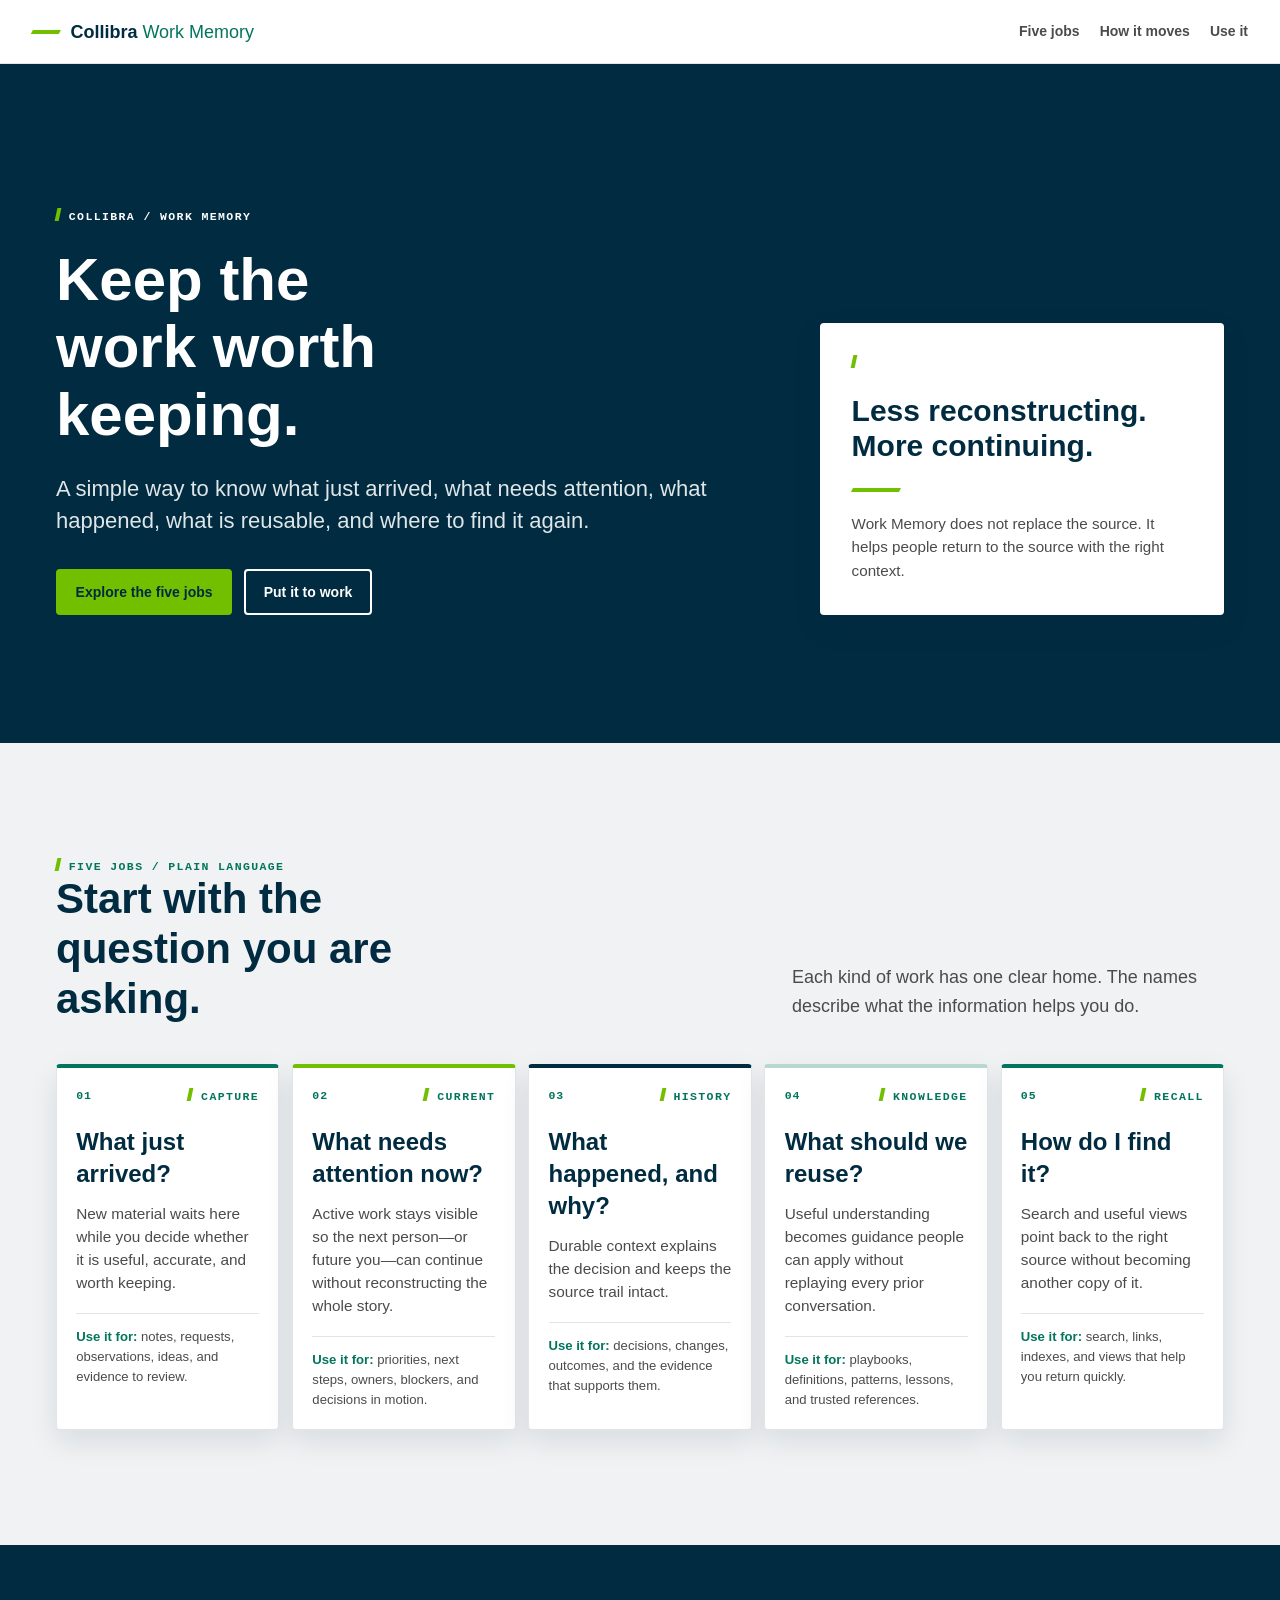
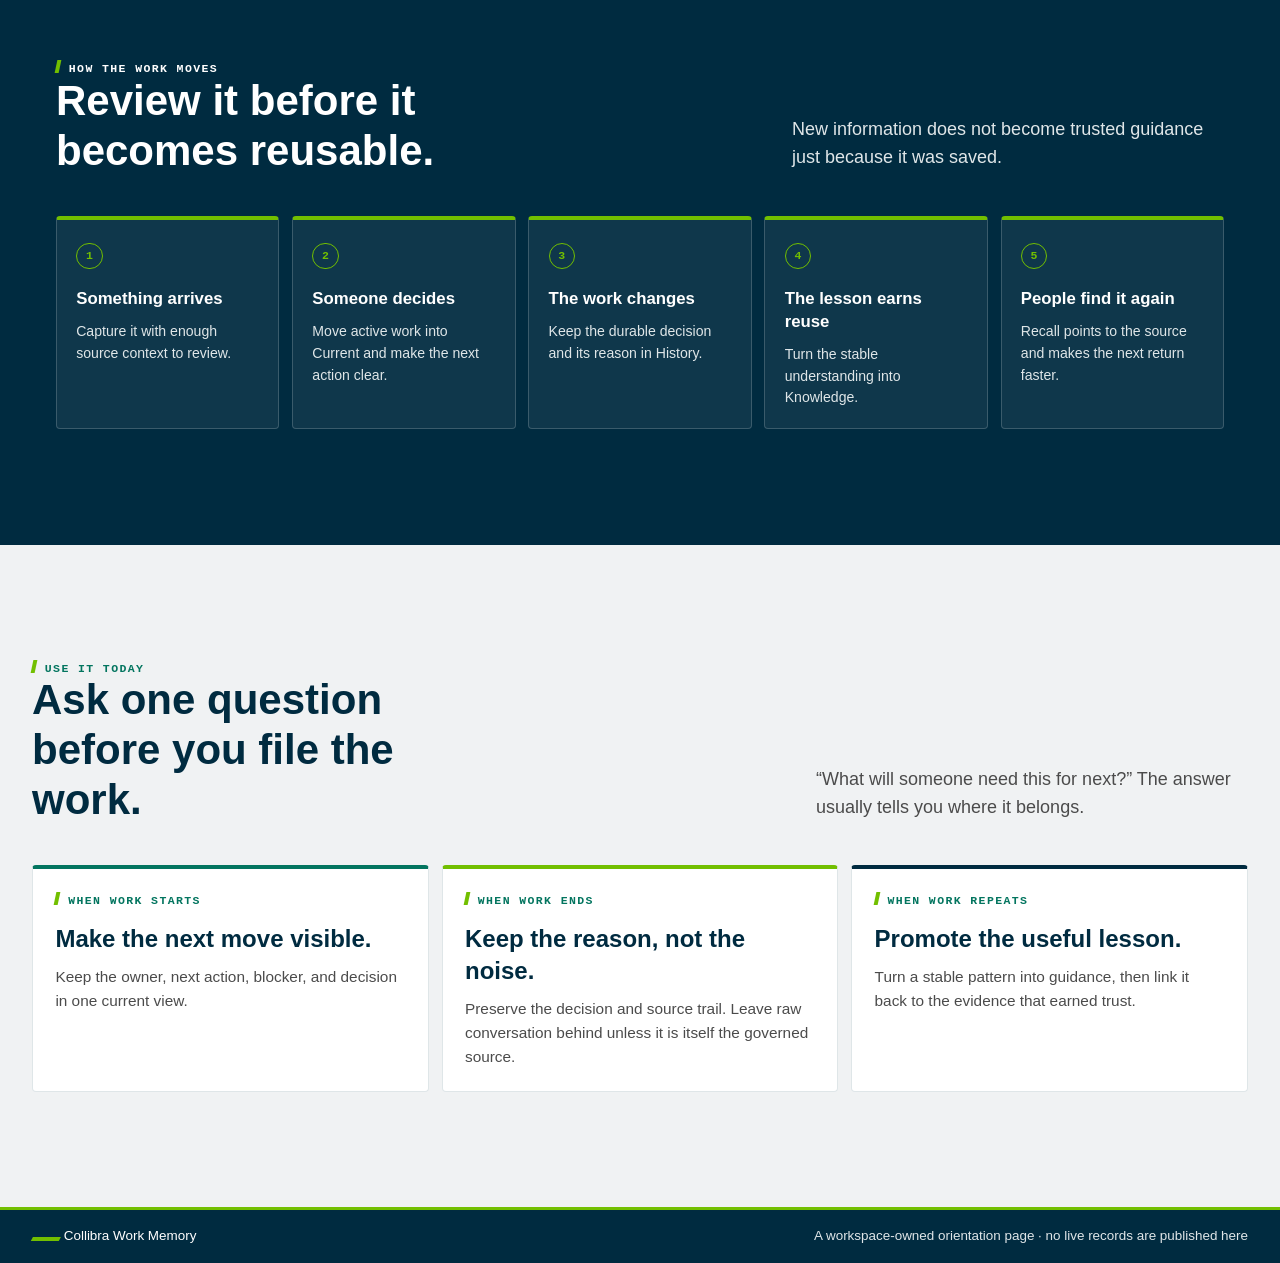
<file: index.html>
<!doctype html>
<html lang="en">
  <head>
    <meta charset="utf-8">
    <meta name="viewport" content="width=device-width, initial-scale=1">
    <meta http-equiv="refresh" content="0; url=/collibra-workspace/">
    <link rel="canonical" href="https://chadronbryant-collibra.github.io/collibra-workspace/">
    <title>Collibra Workspace</title>
  </head>
  <body>
    <p><a href="/collibra-workspace/">Open Work Memory</a></p>
  </body>
</html>
</file>
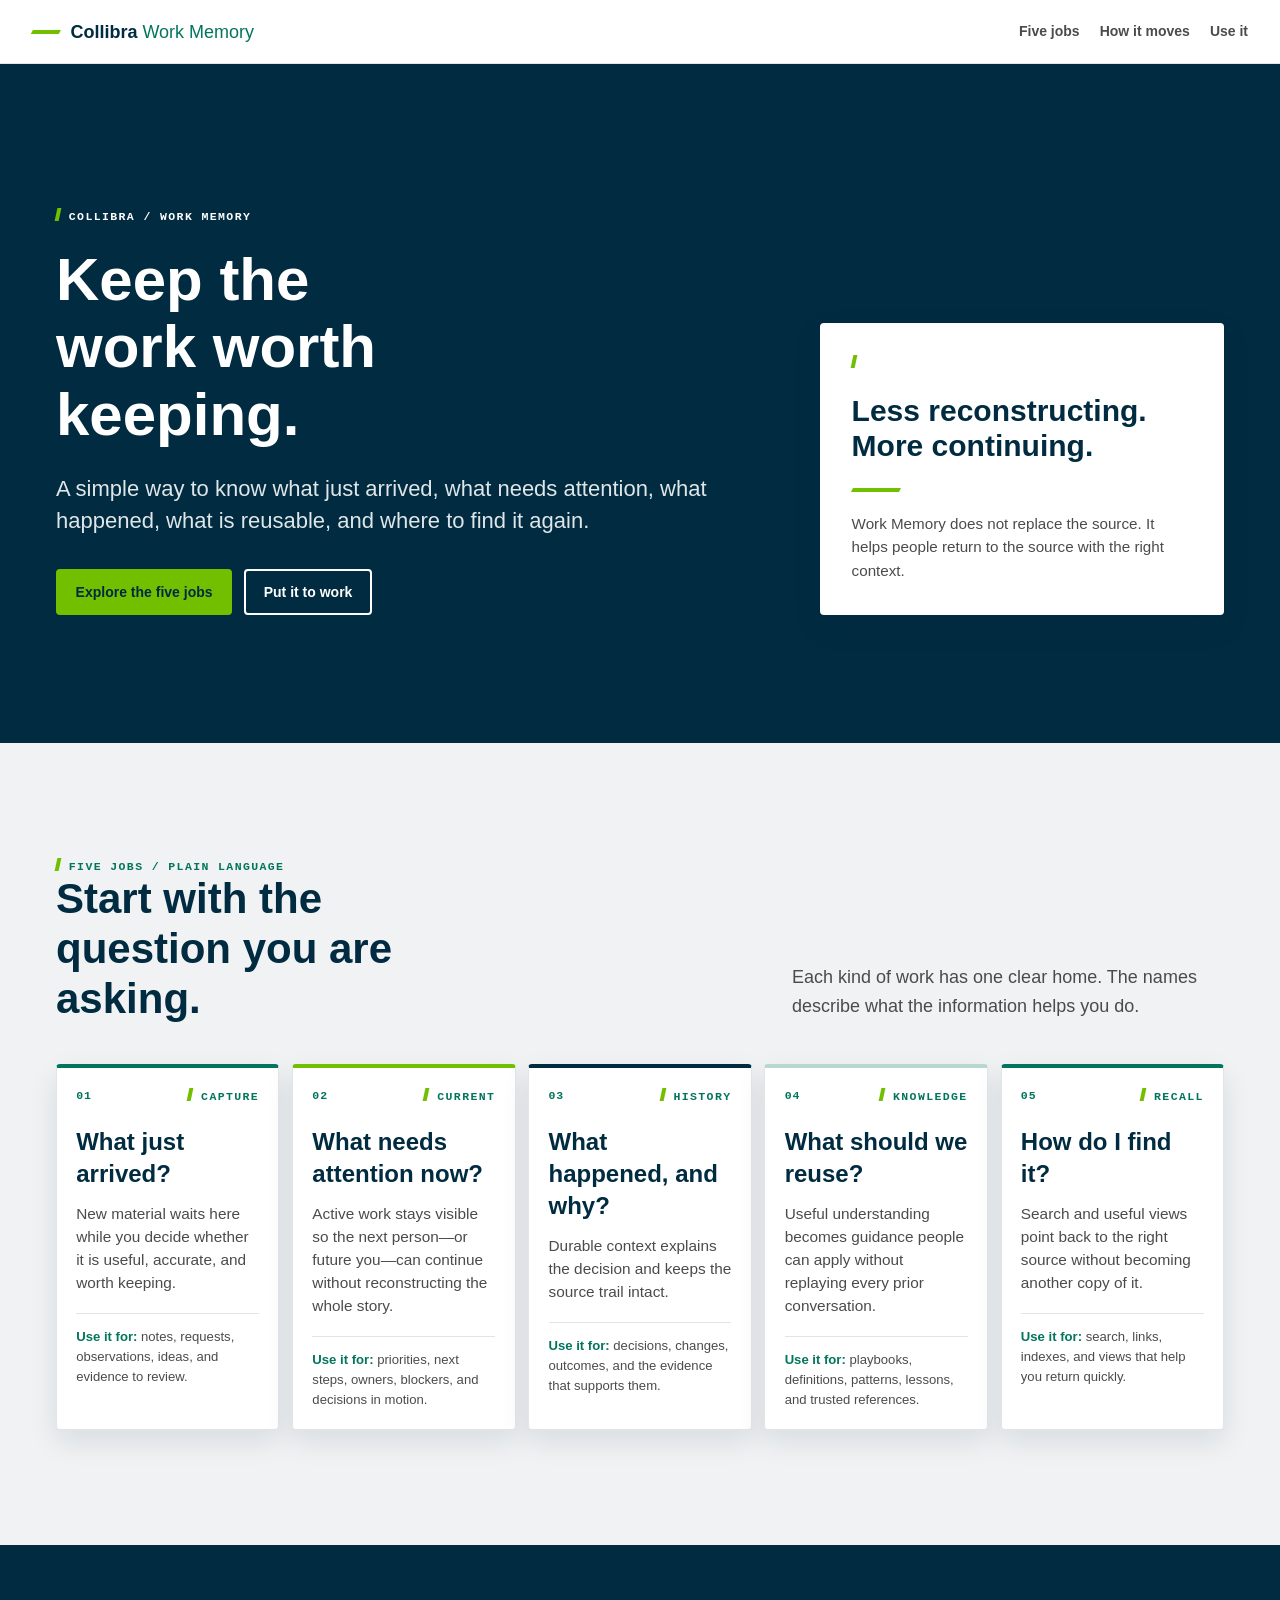
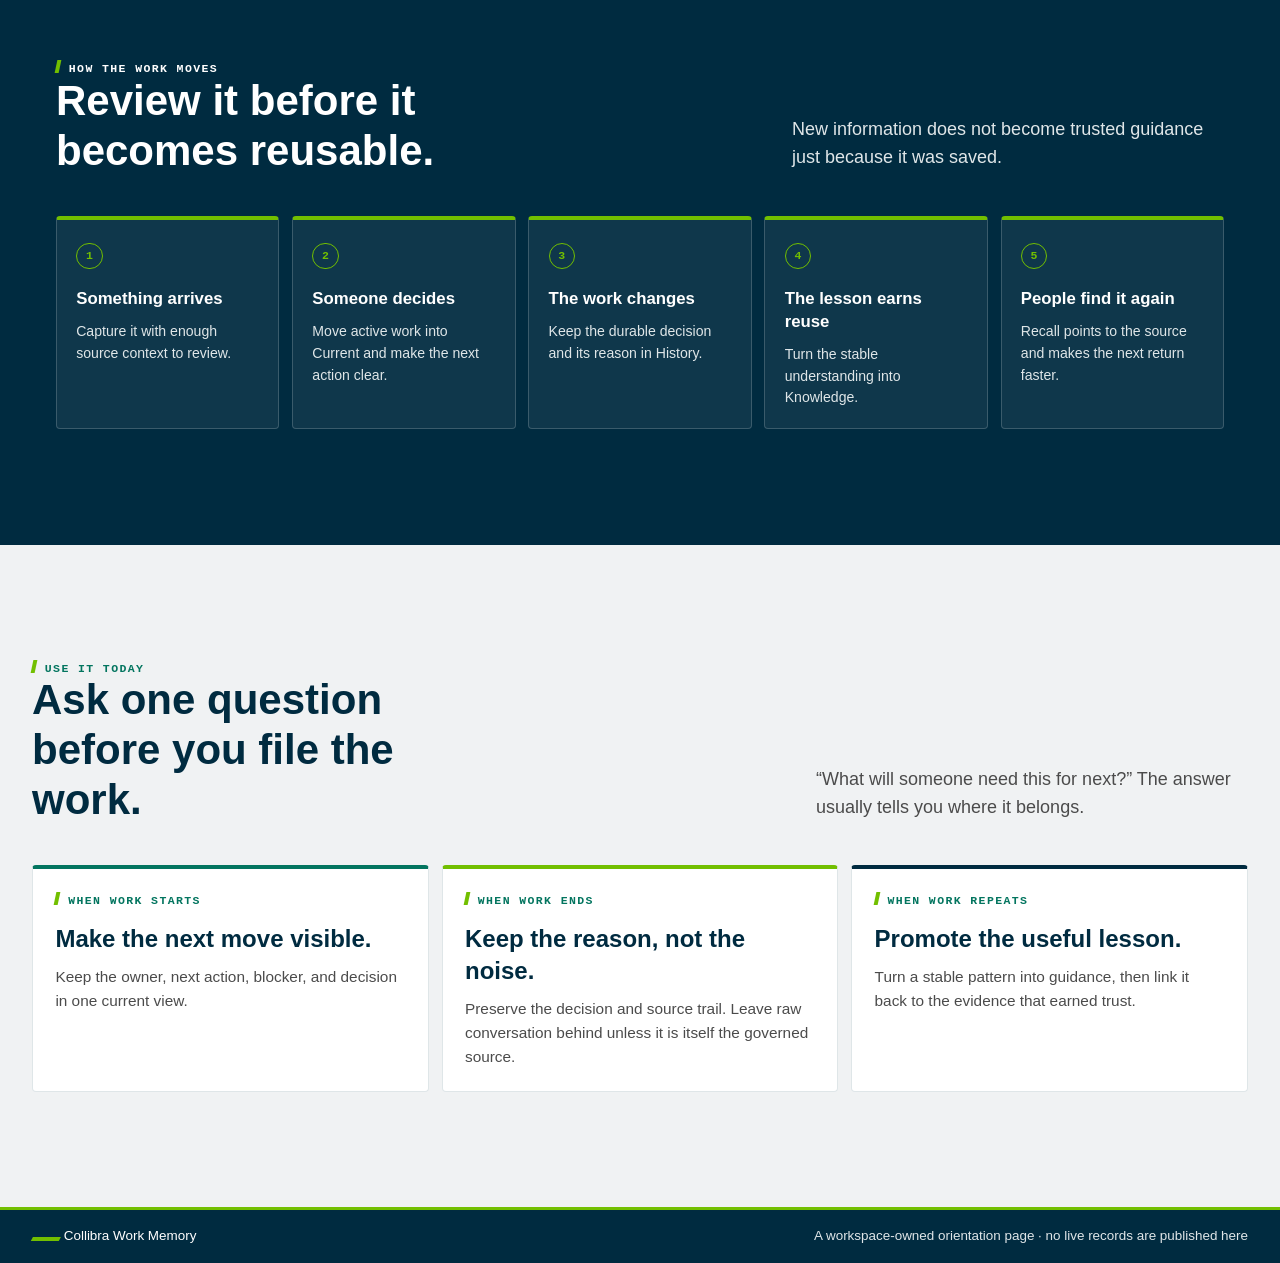
<file: collibra-workspace/index.html>
<!doctype html>
<html lang="en">
  <head>
    <meta charset="utf-8" />
    <meta name="viewport" content="width=device-width, initial-scale=1" />
    <meta name="description" content="A plain-language guide to keeping work easy to resume, trust, reuse, and find." />
    <meta name="theme-color" content="#002B40" />
    <title>Work Memory</title>
    <link rel="stylesheet" href="base.css?v=20260831-collibra-design" />
    <link rel="stylesheet" href="work-memory.css?v=20260831-collibra-design" />
  </head>
  <body>
    <a class="skip-link" href="#main">Skip to content</a>
    <header class="site-header">
      <div class="site-header__inner">
        <a class="wordmark" href="#overview" aria-label="Work Memory home">
          <span class="wordmark__tick" aria-hidden="true"></span>
          <span>Collibra<span class="wordmark__suffix"> Work Memory</span></span>
        </a>
        <nav class="site-nav" aria-label="Work Memory sections">
          <a href="#jobs">Five jobs</a>
          <a href="#flow">How it moves</a>
          <a href="#use-it">Use it</a>
        </nav>
      </div>
    </header>

    <main id="main">
      <section class="hero section section--dark" id="overview" aria-labelledby="hero-title">
        <div class="hero__eyebrow eyebrow">COLLIBRA / WORK MEMORY</div>
        <div class="hero__grid">
          <div>
            <h1 id="hero-title">Keep the work worth keeping.</h1>
            <p class="hero__lede">A simple way to know what just arrived, what needs attention, what happened, what is reusable, and where to find it again.</p>
            <div class="hero__actions">
              <a class="button button--primary" href="#jobs">Explore the five jobs</a>
              <a class="button button--secondary" href="#use-it">Put it to work</a>
            </div>
          </div>
          <aside class="hero-card" aria-label="What this page is for">
            <div class="hero-card__label eyebrow">THE PROMISE</div>
            <p class="hero-card__statement">Less reconstructing. More continuing.</p>
            <div class="hero-card__rule" aria-hidden="true"></div>
            <p class="hero-card__note">Work Memory does not replace the source. It helps people return to the source with the right context.</p>
          </aside>
        </div>
      </section>

      <section class="section section--pale memory-section" id="jobs" aria-labelledby="jobs-title">
        <div class="section-heading">
          <div>
            <div class="eyebrow">FIVE JOBS / PLAIN LANGUAGE</div>
            <h2 id="jobs-title">Start with the question you are asking.</h2>
          </div>
          <p class="section-heading__description">Each kind of work has one clear home. The names describe what the information helps you do.</p>
        </div>
        <div class="memory-jobs" aria-label="Five Work Memory jobs">
          <article class="memory-job memory-job--capture">
            <div class="memory-job__top"><span class="memory-job__number" aria-hidden="true">01</span><div class="eyebrow">CAPTURE</div></div>
            <h3>What just arrived?</h3>
            <p>New material waits here while you decide whether it is useful, accurate, and worth keeping.</p>
            <p class="memory-job__rule"><strong>Use it for:</strong> notes, requests, observations, ideas, and evidence to review.</p>
          </article>
          <article class="memory-job memory-job--current">
            <div class="memory-job__top"><span class="memory-job__number" aria-hidden="true">02</span><div class="eyebrow">CURRENT</div></div>
            <h3>What needs attention now?</h3>
            <p>Active work stays visible so the next person—or future you—can continue without reconstructing the whole story.</p>
            <p class="memory-job__rule"><strong>Use it for:</strong> priorities, next steps, owners, blockers, and decisions in motion.</p>
          </article>
          <article class="memory-job memory-job--history">
            <div class="memory-job__top"><span class="memory-job__number" aria-hidden="true">03</span><div class="eyebrow">HISTORY</div></div>
            <h3>What happened, and why?</h3>
            <p>Durable context explains the decision and keeps the source trail intact.</p>
            <p class="memory-job__rule"><strong>Use it for:</strong> decisions, changes, outcomes, and the evidence that supports them.</p>
          </article>
          <article class="memory-job memory-job--knowledge">
            <div class="memory-job__top"><span class="memory-job__number" aria-hidden="true">04</span><div class="eyebrow">KNOWLEDGE</div></div>
            <h3>What should we reuse?</h3>
            <p>Useful understanding becomes guidance people can apply without replaying every prior conversation.</p>
            <p class="memory-job__rule"><strong>Use it for:</strong> playbooks, definitions, patterns, lessons, and trusted references.</p>
          </article>
          <article class="memory-job memory-job--recall">
            <div class="memory-job__top"><span class="memory-job__number" aria-hidden="true">05</span><div class="eyebrow">RECALL</div></div>
            <h3>How do I find it?</h3>
            <p>Search and useful views point back to the right source without becoming another copy of it.</p>
            <p class="memory-job__rule"><strong>Use it for:</strong> search, links, indexes, and views that help you return quickly.</p>
          </article>
        </div>
      </section>

      <section class="section section--dark work-flow" id="flow" aria-labelledby="flow-title">
        <div class="section-heading section-heading--dark">
          <div>
            <div class="eyebrow eyebrow--lime">HOW THE WORK MOVES</div>
            <h2 id="flow-title">Review it before it becomes reusable.</h2>
          </div>
          <p class="section-heading__description">New information does not become trusted guidance just because it was saved.</p>
        </div>
        <ol class="work-flow__steps">
          <li><span>1</span><strong>Something arrives</strong><p>Capture it with enough source context to review.</p></li>
          <li><span>2</span><strong>Someone decides</strong><p>Move active work into Current and make the next action clear.</p></li>
          <li><span>3</span><strong>The work changes</strong><p>Keep the durable decision and its reason in History.</p></li>
          <li><span>4</span><strong>The lesson earns reuse</strong><p>Turn the stable understanding into Knowledge.</p></li>
          <li><span>5</span><strong>People find it again</strong><p>Recall points to the source and makes the next return faster.</p></li>
        </ol>
      </section>

      <section class="section" id="use-it" aria-labelledby="use-title">
        <div class="section-heading">
          <div>
            <div class="eyebrow">USE IT TODAY</div>
            <h2 id="use-title">Ask one question before you file the work.</h2>
          </div>
          <p class="section-heading__description">“What will someone need this for next?” The answer usually tells you where it belongs.</p>
        </div>
        <div class="use-grid">
          <article><div class="eyebrow">WHEN WORK STARTS</div><h3>Make the next move visible.</h3><p>Keep the owner, next action, blocker, and decision in one current view.</p></article>
          <article><div class="eyebrow">WHEN WORK ENDS</div><h3>Keep the reason, not the noise.</h3><p>Preserve the decision and source trail. Leave raw conversation behind unless it is itself the governed source.</p></article>
          <article><div class="eyebrow">WHEN WORK REPEATS</div><h3>Promote the useful lesson.</h3><p>Turn a stable pattern into guidance, then link it back to the evidence that earned trust.</p></article>
        </div>
      </section>
    </main>

    <footer class="site-footer"><div class="site-footer__inner"><p><span class="wordmark__tick" aria-hidden="true"></span> Collibra Work Memory</p><p class="site-footer__meta">A workspace-owned orientation page · no live records are published here</p></div></footer>
  </body>
</html>
</file>
<file: collibra-workspace/base.css>
/*
 * Compiled Collibra Design foundation for this standalone public artifact.
 * Source receipt: collibra-design f48bc31f, tokens 1.1.0.
 * Layout spacing is consumer-owned because brand.space.scale remains open.
 */
:root {
  color-scheme: light;
  --token-brand-color-primary-navy: #002B40;
  --token-brand-color-primary-lime: #72BF00;
  --token-brand-color-accent-forest: #03755F;
  --token-brand-color-accent-light-forest: #B6D8D1;
  --token-brand-color-neutral-charcoal: #4B4B4B;
  --token-brand-color-neutral-cloud: #DFE6E8;
  --token-brand-color-neutral-light-cloud: #F0F2F3;
  --token-brand-color-neutral-white: #FFFFFF;
  --token-brand-radius-scale: 4px;

  --page-bg: var(--token-brand-color-neutral-light-cloud);
  --surface: var(--token-brand-color-neutral-white);
  --surface-muted: var(--token-brand-color-neutral-light-cloud);
  --surface-strong: var(--token-brand-color-primary-navy);
  --ink: var(--token-brand-color-neutral-charcoal);
  --ink-strong: var(--token-brand-color-primary-navy);
  --on-strong: var(--token-brand-color-neutral-white);
  --on-strong-muted: var(--token-brand-color-neutral-cloud);
  --accent: var(--token-brand-color-primary-lime);
  --support: var(--token-brand-color-accent-forest);
  --support-soft: var(--token-brand-color-accent-light-forest);
  --hairline: var(--token-brand-color-neutral-cloud);
  --radius: var(--token-brand-radius-scale);
  --focus-light: var(--token-brand-color-primary-navy);
  --focus-dark: var(--token-brand-color-primary-lime);
  --font-display: "Neue Haas Grotesk Display", "Neue Haas Roman", "Helvetica Neue", Arial, sans-serif;
  --font-mono: "Roboto Mono", "SFMono-Regular", Consolas, monospace;
  --shadow-soft: 0 0.7rem 1.8rem rgb(0 43 64 / 10%);
}

* {
  box-sizing: border-box;
}

html {
  scroll-behavior: smooth;
  scroll-padding-top: 6rem;
}

body {
  margin: 0;
  min-width: min(20rem, 100%);
  background: var(--page-bg);
  color: var(--ink);
  font-family: var(--font-display);
  font-size: 1.125rem;
  line-height: 1.56;
  text-rendering: optimizeLegibility;
}

a {
  color: inherit;
}

a:focus-visible,
button:focus-visible,
summary:focus-visible {
  outline: 0.18rem solid var(--focus-light);
  outline-offset: 0.18rem;
}

.section--dark a:focus-visible,
.site-footer a:focus-visible {
  outline-color: var(--focus-dark);
}

.skip-link {
  position: fixed;
  z-index: 20;
  top: 0.75rem;
  left: 0.75rem;
  padding: 0.6rem 0.9rem;
  border-radius: var(--radius);
  background: var(--accent);
  color: var(--surface-strong);
  font-weight: 700;
  transform: translateY(-180%);
}

.skip-link:focus {
  transform: translateY(0);
}

.site-header {
  position: sticky;
  z-index: 10;
  top: 0;
  border-bottom: 1px solid var(--hairline);
  background: rgb(255 255 255 / 96%);
  backdrop-filter: blur(0.8rem);
}

.site-header__inner,
.site-footer__inner {
  display: flex;
  align-items: center;
  justify-content: space-between;
  gap: 1.5rem;
  width: min(100% - 3rem, 76rem);
  margin: 0 auto;
  padding: 1rem 0;
}

.wordmark {
  display: inline-flex;
  align-items: center;
  gap: 0.65rem;
  color: var(--ink-strong);
  font-weight: 700;
  text-decoration: none;
  white-space: nowrap;
}

.wordmark__suffix {
  color: var(--support);
  font-weight: 400;
}

.wordmark__tick {
  display: inline-block;
  flex: 0 0 auto;
  width: 1.75rem;
  height: 0.22rem;
  background: var(--accent);
  transform: skewX(-28deg);
}

.site-nav {
  display: flex;
  min-width: 0;
  gap: 1.25rem;
  overflow-x: auto;
  color: var(--ink);
  font-size: 0.875rem;
  font-weight: 700;
  white-space: nowrap;
}

.site-nav a {
  padding: 0.3rem 0;
  text-decoration: underline;
  text-decoration-color: transparent;
  text-decoration-thickness: 0.14rem;
  text-underline-offset: 0.35rem;
}

.site-nav a:hover {
  color: var(--support);
  text-decoration-color: var(--accent);
}

.section {
  width: min(100% - 3rem, 76rem);
  margin: 0 auto;
  padding: clamp(4rem, 9vw, 7.5rem) 0;
  scroll-margin-top: 5rem;
}

.section--dark,
.section--pale {
  width: 100%;
  max-width: none;
  padding-right: max(1.5rem, calc((100% - 73rem) / 2));
  padding-left: max(1.5rem, calc((100% - 73rem) / 2));
}

.section--dark {
  background: var(--surface-strong);
  color: var(--on-strong);
}

.section--pale {
  background: var(--surface-muted);
}

.hero {
  padding-top: clamp(5.5rem, 12vw, 9rem);
  padding-bottom: clamp(5rem, 11vw, 8rem);
}

.hero__eyebrow,
.eyebrow {
  color: var(--support);
  font-family: var(--font-mono);
  font-size: 0.72rem;
  font-weight: 700;
  letter-spacing: 0.12em;
  line-height: 1.2;
  text-transform: uppercase;
}

.eyebrow::before,
.hero__eyebrow::before {
  display: inline-block;
  width: 0.25rem;
  height: 0.82rem;
  margin-right: 0.55rem;
  background: var(--accent);
  content: "";
  transform: skewX(-12deg);
  vertical-align: -0.08rem;
}

.section--dark .eyebrow,
.eyebrow--lime,
.hero__eyebrow {
  color: var(--on-strong);
}

.hero__grid {
  display: grid;
  grid-template-columns: minmax(0, 1.25fr) minmax(17rem, 0.75fr);
  align-items: end;
  gap: clamp(2rem, 7vw, 7rem);
  margin-top: 1.35rem;
}

h1,
h2,
h3,
p {
  margin-top: 0;
}

h1,
h2,
h3 {
  color: var(--ink-strong);
  font-weight: 700;
}

h1 {
  max-width: 12ch;
  margin-bottom: 1.5rem;
  font-size: clamp(3.25rem, 7vw, 3.75rem);
  line-height: 1.13;
}

h2 {
  max-width: 18ch;
  margin-bottom: 0;
  font-size: clamp(2.25rem, 4.5vw, 2.625rem);
  line-height: 1.19;
}

h3 {
  font-size: 1.5rem;
  line-height: 1.33;
}

.section--dark h1,
.section--dark h2,
.section--dark h3 {
  color: var(--on-strong);
}

.hero__lede {
  max-width: 42rem;
  margin-bottom: 2rem;
  color: var(--on-strong-muted);
  font-size: 1.375rem;
  line-height: 1.45;
}

.hero__actions {
  display: flex;
  flex-wrap: wrap;
  gap: 0.75rem;
}

.button {
  display: inline-flex;
  align-items: center;
  justify-content: center;
  min-height: 2.85rem;
  padding: 0.75rem 1.1rem;
  border: 2px solid transparent;
  border-radius: var(--radius);
  font-size: 0.875rem;
  font-weight: 700;
  line-height: 1.29;
  text-decoration: none;
  transition: transform 160ms ease, background-color 160ms ease;
}

.button:hover {
  transform: translateY(-0.12rem);
}

.button--primary {
  background: var(--accent);
  color: var(--surface-strong);
}

.button--primary:hover {
  box-shadow: inset 0 0 0 2px var(--surface-strong);
}

.button--secondary {
  border-color: var(--on-strong);
  color: var(--on-strong);
}

.button--secondary:hover {
  background: var(--on-strong);
  color: var(--surface-strong);
}

.hero-card {
  padding: clamp(1.4rem, 3vw, 2rem);
  border-radius: var(--radius);
  background: var(--surface);
  box-shadow: var(--shadow-soft);
}

.hero-card__label {
  margin-bottom: 1.5rem;
}

.hero-card__statement {
  max-width: 18ch;
  margin-bottom: 1.5rem;
  color: var(--ink-strong);
  font-size: 1.875rem;
  font-weight: 700;
  line-height: 1.16;
}

.hero-card__rule {
  width: 3rem;
  height: 0.24rem;
  margin-bottom: 1.25rem;
  background: var(--accent);
  transform: skewX(-28deg);
}

.hero-card__note {
  margin-bottom: 0;
  color: var(--ink);
  font-size: 0.95rem;
}

.section-heading {
  display: flex;
  align-items: end;
  justify-content: space-between;
  gap: 2rem;
  margin-bottom: 2.5rem;
}

.section-heading__description {
  max-width: 27rem;
  margin-bottom: 0.25rem;
  color: var(--ink);
}

.section-heading--dark .section-heading__description {
  color: var(--on-strong-muted);
}

.site-footer {
  border-top: 0.22rem solid var(--accent);
  background: var(--surface-strong);
}

.site-footer__inner {
  align-items: baseline;
  color: var(--on-strong);
  font-size: 0.84rem;
}

.site-footer__inner p {
  margin: 0;
}

.site-footer__meta {
  color: var(--on-strong-muted);
  text-align: right;
}

@media (prefers-reduced-motion: reduce) {
  html {
    scroll-behavior: auto;
  }

  *,
  *::before,
  *::after {
    transition-duration: 0.01ms !important;
    animation-duration: 0.01ms !important;
  }
}

@media (max-width: 48rem) {
  body {
    font-size: 0.875rem;
    line-height: 1.71;
  }

  .site-header__inner,
  .site-footer__inner,
  .section {
    width: min(100% - 2rem, 76rem);
  }

  .section--dark,
  .section--pale {
    padding-right: 1rem;
    padding-left: 1rem;
  }

  .hero__grid {
    grid-template-columns: 1fr;
  }

  .hero-card {
    max-width: 34rem;
  }

  .section-heading {
    display: grid;
    align-items: start;
  }

  .hero__lede {
    font-size: 1.125rem;
  }
}

@media (max-width: 36rem) {
  html {
    scroll-padding-top: 9rem;
  }

  .site-header__inner,
  .site-footer__inner {
    align-items: start;
    flex-direction: column;
    gap: 0.8rem;
  }

  .site-nav {
    width: 100%;
    flex-wrap: wrap;
    gap: 0.35rem 1rem;
    overflow: visible;
  }

  .hero,
  .section {
    padding-top: 3.75rem;
    padding-bottom: 3.75rem;
  }

  h1 {
    font-size: clamp(2.75rem, 14vw, 3.5rem);
  }

  .site-footer__meta {
    text-align: left;
  }
}
</file>
<file: collibra-workspace/work-memory.css>
.memory-jobs {
  display: grid;
  grid-template-columns: repeat(5, minmax(0, 1fr));
  gap: 0.8rem;
}

.memory-job {
  min-width: 0;
  min-height: 19rem;
  padding: 1.2rem;
  border: 1px solid var(--hairline);
  border-top: 0.3rem solid var(--support);
  border-radius: var(--radius);
  background: var(--surface);
  box-shadow: var(--shadow-soft);
}

.memory-job--current {
  border-top-color: var(--accent);
}

.memory-job--history {
  border-top-color: var(--surface-strong);
}

.memory-job--knowledge {
  border-top-color: var(--support-soft);
}

.memory-job--recall {
  border-top-color: var(--support);
}

.memory-job__top {
  display: flex;
  align-items: center;
  justify-content: space-between;
  gap: 0.75rem;
}

.memory-job__number {
  color: var(--support);
  font-family: var(--font-mono);
  font-size: 0.72rem;
  font-weight: 700;
  letter-spacing: 0.08em;
}

.memory-job h3 {
  margin: 1.35rem 0 0.75rem;
}

.memory-job > p {
  margin-bottom: 0;
  font-size: 0.96rem;
  line-height: 1.5;
}

.memory-job__rule {
  margin-top: 1.15rem !important;
  padding-top: 0.85rem;
  border-top: 1px solid var(--hairline);
  font-size: 0.82rem !important;
}

.memory-job__rule strong {
  color: var(--support);
}

.work-flow__steps,
.use-grid {
  display: grid;
  grid-template-columns: repeat(5, minmax(0, 1fr));
  gap: 0.8rem;
  margin: 0;
  padding: 0;
  list-style: none;
}

.work-flow__steps li {
  min-width: 0;
  padding: 1.2rem;
  border: 1px solid rgb(255 255 255 / 18%);
  border-top: 0.25rem solid var(--accent);
  border-radius: var(--radius);
  background: rgb(255 255 255 / 6%);
}

.work-flow__steps span {
  display: inline-flex;
  align-items: center;
  justify-content: center;
  width: 1.65rem;
  height: 1.65rem;
  border: 1px solid var(--accent);
  border-radius: 50%;
  color: var(--accent);
  font-family: var(--font-mono);
  font-size: 0.72rem;
  font-weight: 700;
}

.work-flow__steps strong {
  display: block;
  margin-top: 1.2rem;
  color: var(--on-strong);
  font-size: 1.05rem;
  line-height: 1.35;
}

.work-flow__steps p {
  margin: 0.65rem 0 0;
  color: var(--on-strong-muted);
  font-size: 0.88rem;
  line-height: 1.55;
}

.use-grid {
  grid-template-columns: repeat(3, minmax(0, 1fr));
}

.use-grid article {
  min-width: 0;
  padding: 1.4rem;
  border: 1px solid var(--hairline);
  border-radius: var(--radius);
  background: var(--surface);
}

.use-grid article:first-child {
  border-top: 0.3rem solid var(--support);
}

.use-grid article:nth-child(2) {
  border-top: 0.3rem solid var(--accent);
}

.use-grid article:last-child {
  border-top: 0.3rem solid var(--surface-strong);
}

.use-grid h3 {
  margin: 1rem 0 0.6rem;
}

.use-grid p {
  margin-bottom: 0;
  color: var(--ink);
  font-size: 0.96rem;
}

@media (max-width: 68rem) {
  .memory-jobs {
    grid-template-columns: repeat(2, minmax(0, 1fr));
  }

  .memory-job:last-child {
    grid-column: 1 / -1;
    min-height: auto;
  }

  .work-flow__steps {
    grid-template-columns: repeat(2, minmax(0, 1fr));
  }
}

@media (max-width: 48rem) {
  .memory-jobs,
  .work-flow__steps,
  .use-grid {
    grid-template-columns: 1fr;
  }

  .memory-job,
  .memory-job:last-child {
    grid-column: auto;
    min-height: auto;
  }
}
</file>
